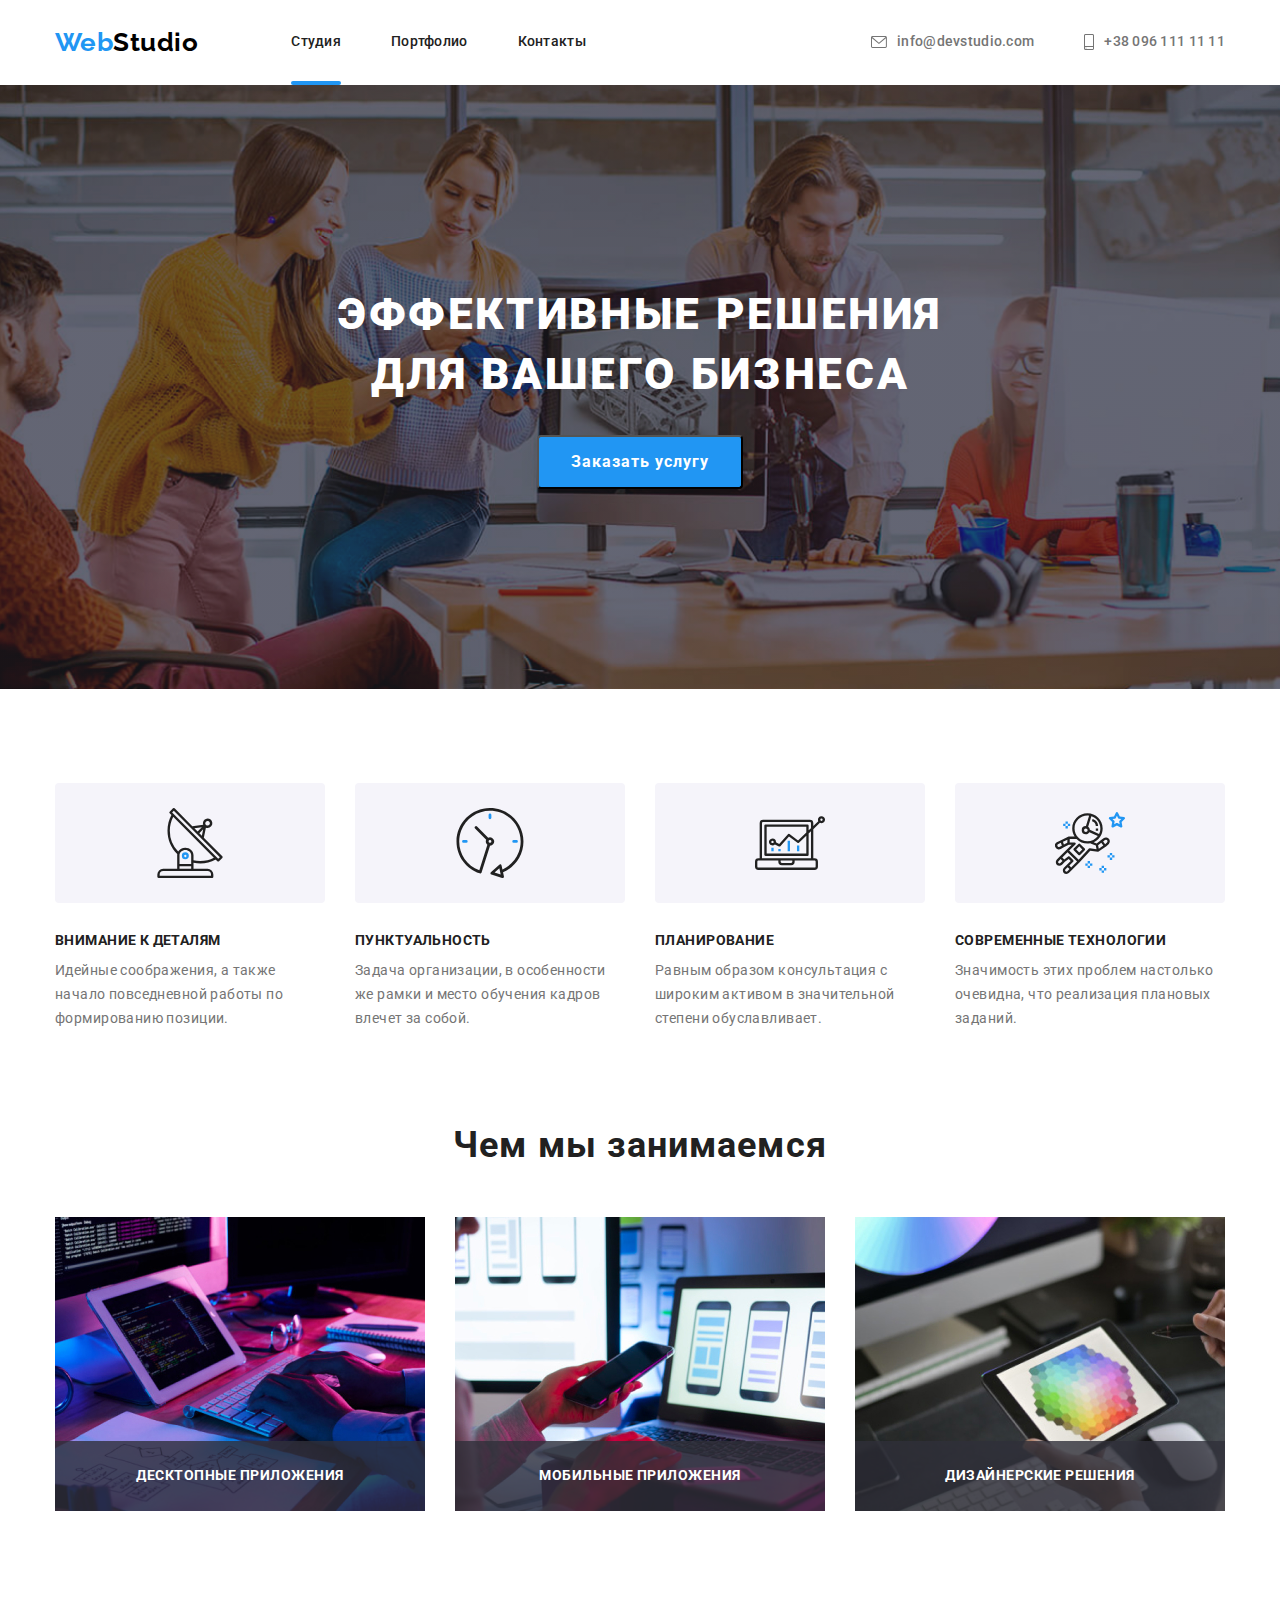
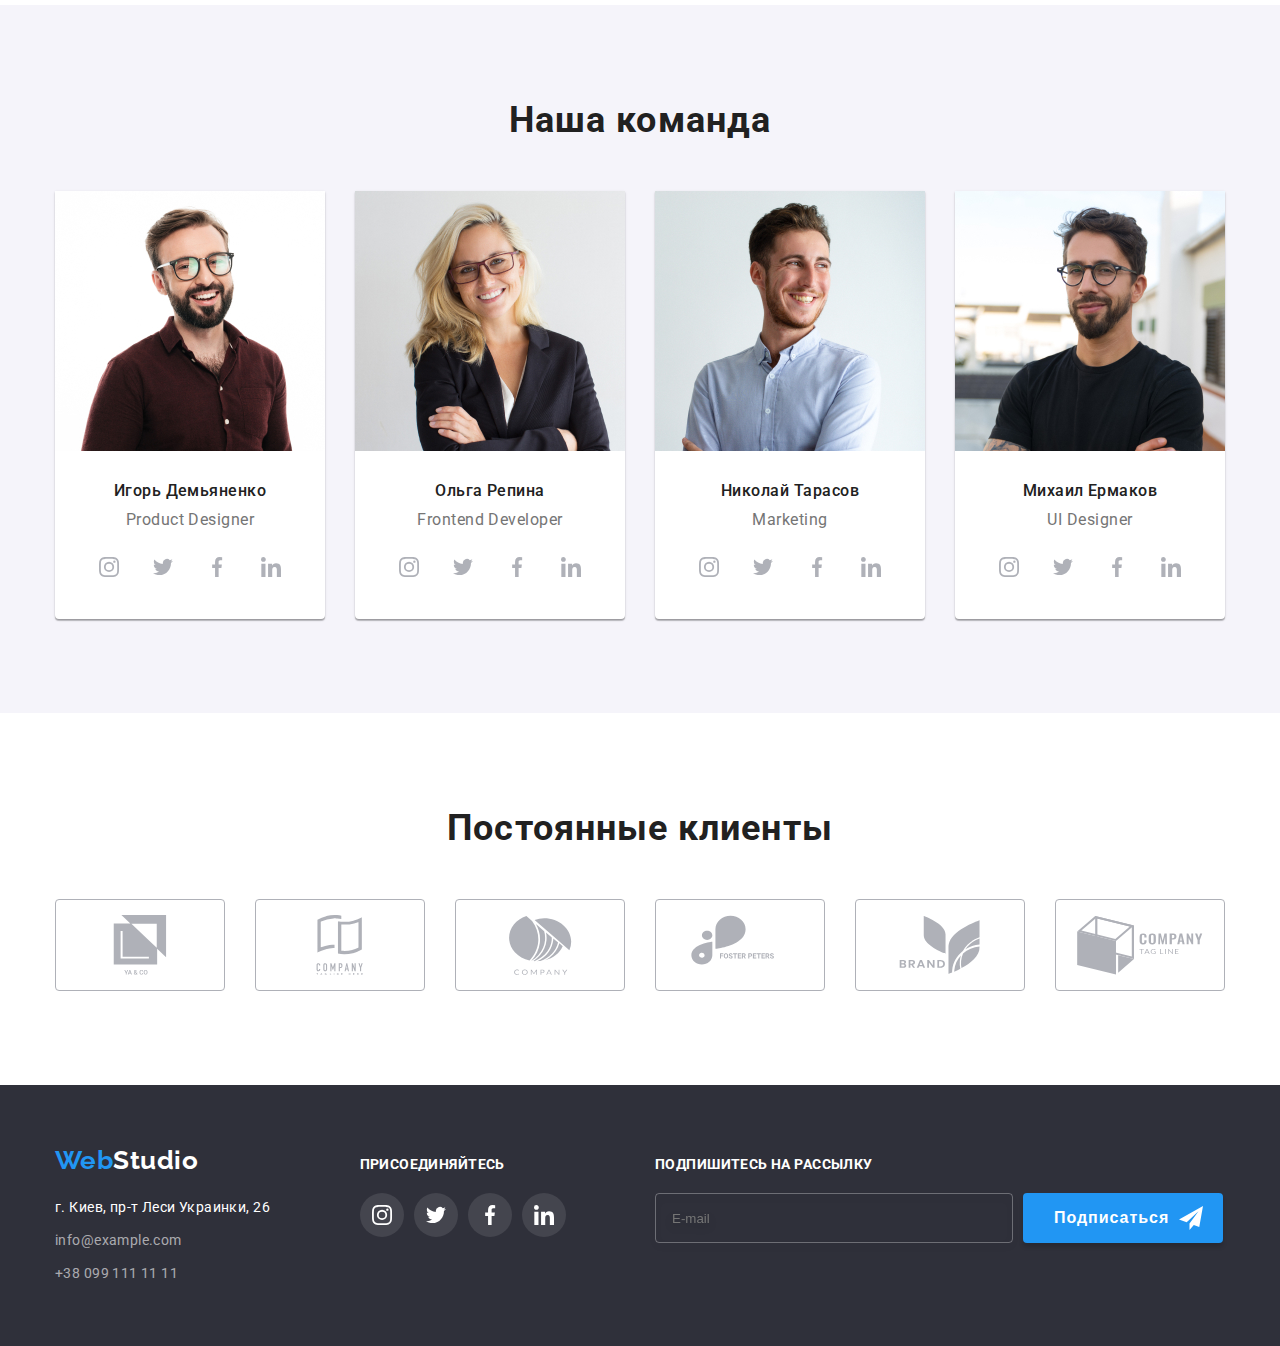
<file: index.html>
<!DOCTYPE html>
<html lang="ru">

<head>
  <meta charset="UTF-8" />
  <meta http-equiv="X-UA-Compatible" content="IE=edge" />
  <meta name="viewport" content="width=device-width, initial-scale=1.0" />
  <title>WebStudio</title>
  <link
    href="https://fonts.googleapis.com/css2?family=Oleo+Script&family=Raleway:wght@700&family=Roboto:wght@400;500;700;900&display=swap"
    rel="stylesheet" />
  <link rel="preconnect" href="https://fonts.googleapis.com" />
  <link rel="preconnect" href="https://fonts.gstatic.com" crossorigin />
  <link
    href="https://fonts.googleapis.com/css2?family=Oleo+Script&family=Raleway:wght@700&family=Roboto:wght@400;500;700;900&display=swap"
    rel="stylesheet" />
  <link rel="stylesheet" href="https://cdnjs.cloudflare.com/ajax/libs/modern-normalize/1.1.0/modern-normalize.min.css"
    integrity="sha512-wpPYUAdjBVSE4KJnH1VR1HeZfpl1ub8YT/NKx4PuQ5NmX2tKuGu6U/JRp5y+Y8XG2tV+wKQpNHVUX03MfMFn9Q=="
    crossorigin="anonymous" referrerpolicy="no-referrer" />
  <link rel="stylesheet" href="./css/main.min.css" />
</head>

<body class="page">
  <!-- ====================header=================== -->
  <header class="header">
    <div class="container">
      <nav class="header__nav">
        <a href="/" class="logo"> <span class="logo__blu">Web</span>Studio</a>
        <ul class="header__list">
          <li class="header__item">
            <a class="header__link nav studio" href="./index.html">Студия</a>
          </li>
          <li class="header__item">
            <a class="header__link nav" href="./portfolio.html">Портфолио</a>
          </li>
          <li class="header__item"><a class="header__link nav" href="">Контакты</a></li>
        </ul>
      </nav>

      <ul class="header__list header__contact">
        <li class="header__item">
          <a class="header__link" href="mailto:info@devstudio.com">
            <svg class="header__icon" width="16px" height="12px">
              <use href="./image/symbol-defs-hover.svg#icon-mail"></use>
            </svg>
            info@devstudio.com
          </a>
        </li>
        <li class="header__item">
          <a class="header__link" href="tel:+380961111111">
            <svg class="header__icon" width="10px" height="16px">
              <use href="./image/symbol-defs-hover.svg#icon-smartphone"></use>
            </svg>
            +38 096 111 11 11
          </a>
        </li>
      </ul>
      <button class="header__button" type="button" data-burger-open>
        <svg widht="40px" height="40px">
          <use href="./image/symbol-defs-hover.svg#icon-menu_40px"></use>
        </svg>
      </button>
    </div>
    </div>


    <div class="burger is-hidden" data->

      <div class="big__burger">

        <div class="burger__container">
          <button type="button" data-burger-close class="burger__close"> <svg width="40" height="40">
              <use href="./image/symbol-defs-hover.svg#icon-close_40px""></use>
        </svg></button>
        <nav class=" burger__nav">
                <ul class="burger__list">
                  <li class="burger__item"><a href="./index.html">Студия</a></li>
                  <li class="burger__item"><a href="./portfolio.html">Портфолио</a></li>
                  <li class="burger__item"><a href="">Контакты</a></li>
                </ul>
                </nav>
        </div>
        <div>
          <div class="burger__connect">
            <ul class=" list__connect">
              <li class="burger__tel"><a href="tel:+380961111111">+38 096 111 11 11</a></li>
              <li class="burger__email"><a href="mailto:info@devstudio.com">info@devstudio.com</a></li>
            </ul>
          </div>

          <div class="burger__soc">
            <ul class="burger__list-soc"><a href=""></a></ul>
            <li class="burger__icon i"><a href="">Instagram</a></li>
            <li class="burger__icon"><a href="">Twitter</a></li>
            <li class="burger__icon"><a href="">Facebook</a></li>
            <li class="burger__icon l"><a href="">LinkedIn</a></li>
          </div>
        </div>
      </div>

    </div>

  </header>

  <!-- =========================body================= -->

  <main>
    <!-- ========================= Hero ===================== -->

    <section class="hero">
      <div class="container">
        <h1 class="hero__title">ЭФФЕКТИВНЫE РЕШЕНИЯ ДЛЯ ВАШЕГО БИЗНЕСА</h1>
        <button type="button" class="hero__button" data-modal-open>Заказать услугу</button>
      </div>
    </section>

    <!-- ==========================Accent=============================== -->

    <section class="accent">
      <div class="container">
        <h2 class="visually-hidden">Скрытый заголовк</h2>

        <ul class="accent__card">
          <li class="accent__item">
            <div class="accent__box">
              <svg width="70px" height="70px">
                <use href="./image/symbol-defs.svg#icon-antenna"></use>
              </svg>
            </div>
            <div class="accent__list">
              <div class="accent__text">
                <h3 class="accent__title">Внимание к деталям</h3>
                <p class="accent__text">
                  Идейные соображения, а также начало повседневной работы по формированию позиции.
                </p>
              </div>
            </div>
          </li>
          <li class="accent__item">
            <div class="accent__box">
              <svg width="70px" height="70px">
                <use href="./image/symbol-defs.svg#icon-clock"></use>
              </svg>
            </div>
            <div class="accent__list">
              <div class="accent__text">
                <h3 class="accent__title">Пунктуальность</h3>
                <p class="accent__text">
                  Задача организации, в особенности же рамки и место обучения кадров влечет за
                  собой.
                </p>
              </div>
            </div>
          </li>
          <li class="accent__item">
            <div class="accent__box">
              <svg width="70px" height="70px">
                <use href="./image/symbol-defs.svg#icon-diagram"></use>
              </svg>
            </div>
            <div class="accent__list">
              <div class="accent__text">
                <h3 class="accent__title">Планирование</h3>
                <p class="accent__text">
                  Равным образом консультация с широким активом в значительной степени
                  обуславливает.
                </p>
              </div>
            </div>
          </li>
          <li class="accent__item">
            <div class="accent__box">
              <svg width="70px" height="70px">
                <use href="./image/symbol-defs.svg#icon-astronaut"></use>
              </svg>
            </div>
            <div class="accent__list">
              <div class="accent__text">
                <h3 class="accent__title">Современные технологии</h3>
                <p class="accent__text">
                  Значимость этих проблем настолько очевидна, что реализация плановых заданий.
                </p>
              </div>
            </div>
          </li>
        </ul>
      </div>
    </section>

    <!-- ===========================About============================= -->

    <section class="about">
      <div class="container">
        <h2 class="about__title">Чем мы занимаемся</h2>
        <ul class="about__list">
          <li class="about__item">
            <div>
              <picture>
                <source srcset="./image/work-1-370.jpg 1x, ./image/work-1-370@2x.jpg 2x" media="(min-width:1200px)">
                <img src="./image/1.jpg" alt="создание сайта" width="370" height="294" />
              </picture>
              <p class="about__text">Десктопные приложения</p>
            </div>
          </li>

          <li class="about__item">
            <div>
              <picture>
                <source srcset="./image/work-2-370.jpg 1x, ./image/work-2-370@2x.jpg 2x" media="(min-width:1200px)">
                <img src="./image/2.jpg" alt="создание мобильных приложений" width="370" height="294" />
              </picture>
              <p class="about__text">Мобильные приложения</p>
            </div>
          </li>
          <li class="about__item">
            <div>
              <picture>
                <source srcset="./image/work-3-370.jpg 1x, ./image/work-3-370@2x.jpg 2x" media="(min-width:1200px)">
                <img src="./image/3.jpg" alt="дизайн" width="370" height="294" />
              </picture>
              <p class="about__text">Дизайнерские решения</p>
            </div>
          </li>
        </ul>
      </div>
    </section>

    <!-- ============================Team============================ -->

    <section class="team">
      <div class="container">
        <h2 class="team__title-top">Наша команда</h2>
        <ul class="team__list">
          <li>
            <div class="team__card">
              <picture>
                <source srcset="./image/team-one-270.jpg 1x, ./image/team-one-270@2x.jpg 2x" media="(min-width:1200px)">
                <source srcset="./image/team-one-354.jpg 1x, ./image/team-one-354@2x.jpg 2x" media="(min-width:768px)">
                <source srcset="./image/team-one-450.jpg 1x, ./image/team-one-450@2x.jpg 2x" media="(min-width:320px)">
                <img src="./image/4.jpeg" alt="Игорь Демьяненко" />
              </picture>
              <div class="team__name">
                <h3 class="team__title">Игорь Демьяненко</h3>
                <p lang="en" class="team__text">Product Designer</p>
              </div>
              <ul class="team__social">
                <li class="team__item">
                  <a href="./portfolio.html" class="team__link">
                    <svg class="team-icon" widht="20px" height="20px">
                      <use href="./image/symbol-defs-hover.svg#icon-instagram"></use>
                    </svg>
                  </a>
                </li>
                <li class="team__item">
                  <a href="./portfolio.html" class="team__link">
                    <svg widht="20px" height="20px">
                      <use href="./image/symbol-defs-hover.svg#icon-twitter"></use>
                    </svg>
                  </a>
                </li>
                <li class="team__item">
                  <a href="./portfolio.html" class="team__link">
                    <svg widht="20px" height="20px">
                      <use href="./image/symbol-defs-hover.svg#icon-facebook"></use>
                    </svg>
                  </a>
                </li>
                <li class="team__item">
                  <a href="./portfolio.html" class="team__link">
                    <svg widht="20px" height="20px">
                      <use href="./image/symbol-defs-hover.svg#icon-linkedin"></use>
                    </svg>
                  </a>
                </li>
              </ul>
            </div>
          </li>
          <li>
            <div class="team__card">
              <picture>
                <source srcset="./image/team-two-270.jpg 1x, ./image/team-two-270@2x.jpg 2x" media="(min-width:1200px)">
                <source srcset="./image/team-two-354.jpg 1x, ./image/team-two-354@2x.jpg 2x" media="(min-width:768px)">
                <source srcset="./image/team-two-450.jpg 1x, ./image/team-two-450@2x.jpg 2x" media="(min-width:320px)">
                <img src="./image/5.jpeg" alt="Ольга Репина" />
              </picture>
              <div class="team__name">
                <h3 class="team__title">Ольга Репина</h3>
                <p lang="en" class="team__text">Frontend Developer</p>
              </div>
              <ul class="team__social">
                <li class="team__item">
                  <a href="./portfolio.html" class="team__link">
                    <svg class="team-icon" widht="20px" height="20px">
                      <use href="./image/symbol-defs-hover.svg#icon-instagram"></use>
                    </svg>
                  </a>
                </li>
                <li class="team__item">
                  <a href="./portfolio.html" class="team__link">
                    <svg widht="20px" height="20px">
                      <use href="./image/symbol-defs-hover.svg#icon-twitter"></use>
                    </svg>
                  </a>
                </li>
                <li class="team__item">
                  <a href="./portfolio.html" class="team__link">
                    <svg widht="20px" height="20px">
                      <use href="./image/symbol-defs-hover.svg#icon-facebook"></use>
                    </svg>
                  </a>
                </li>
                <li class="team__item">
                  <a href="./portfolio.html" class="team__link">
                    <svg widht="20px" height="20px">
                      <use href="./image/symbol-defs-hover.svg#icon-linkedin"></use>
                    </svg>
                  </a>
                </li>
              </ul>
            </div>
          </li>
          <li>
            <div class="team__card">
              <picture>
                <source srcset="./image/team-three-270.jpg 1x, ./image/team-three-270@2x.jpg 2x"
                  media="(min-width:1200px)">
                <source srcset="./image/team-three-354.jpg 1x, ./image/team-three-354@2x.jpg 2x"
                  media="(min-width:768px)">
                <source srcset="./image/team-three-450.jpg 1x, ./image/team-three-450@2x.jpg 2x"
                  media="(min-width:320px)">
                <img src="./image/6.jpeg" alt="Николай Тарасов" />
              </picture>
              <div class="team__name">
                <h3 class="team__title">Николай Тарасов</h3>
                <p lang="en" class="team__text">Marketing</p>
              </div>
              <ul class="team__social">
                <li class="team__item">
                  <a href="./portfolio.html" class="team__link">
                    <svg class="team-icon" widht="20px" height="20px">
                      <use href="./image/symbol-defs-hover.svg#icon-instagram"></use>
                    </svg>
                  </a>
                </li>
                <li class="team__item">
                  <a href="./portfolio.html" class="team__link">
                    <svg widht="20px" height="20px">
                      <use href="./image/symbol-defs-hover.svg#icon-twitter"></use>
                    </svg>
                  </a>
                </li>
                <li class="team__item">
                  <a href="./portfolio.html" class="team__link">
                    <svg widht="20px" height="20px">
                      <use href="./image/symbol-defs-hover.svg#icon-facebook"></use>
                    </svg>
                  </a>
                </li>
                <li class="team__item">
                  <a href="./portfolio.html" class="team__link">
                    <svg widht="20px" height="20px">
                      <use href="./image/symbol-defs-hover.svg#icon-linkedin"></use>
                    </svg>
                  </a>
                </li>
              </ul>
            </div>
          </li>

          <li>
            <div class="team__card">
              <picture>
                <source srcset="./image/team-four-270.jpg 1x, ./image/team-four-270@2x.jpg 2x"
                  media="(min-width:1200px)">
                <source srcset="./image/team-four-354.jpg 1x, ./image/team-four-354@2x.jpg 2x"
                  media="(min-width:768px)">
                <source srcset="./image/team-four-450.jpg 1x, ./image/team-four-450@2x.jpg 2x"
                  media="(min-width:320px)">
                <img src="./image/7.jpeg" alt="Михаил Ермаков" />
              </picture>
              <div class="team__name">
                <h3 class="team__title">Михаил Ермаков</h3>
                <p lang="en" class="team__text">UI Designer</p>
              </div>
              <ul class="team__social">
                <li class="team__item">
                  <a href="./portfolio.html" class="team__link">
                    <svg class="team-icon" widht="20px" height="20px">
                      <use href="./image/symbol-defs-hover.svg#icon-instagram"></use>
                    </svg>
                  </a>
                </li>
                <li class="team__item">
                  <a href="./portfolio.html" class="team__link">
                    <svg widht="20px" height="20px">
                      <use href="./image/symbol-defs-hover.svg#icon-twitter"></use>
                    </svg>
                  </a>
                </li>
                <li class="team__item">
                  <a href="./portfolio.html" class="team__link">
                    <svg widht="20px" height="20px">
                      <use href="./image/symbol-defs-hover.svg#icon-facebook"></use>
                    </svg>
                  </a>
                </li>
                <li class="team__item">
                  <a href="./portfolio.html" class="team__link">
                    <svg widht="20px" height="20px">
                      <use href="./image/symbol-defs-hover.svg#icon-linkedin"></use>
                    </svg>
                  </a>
                </li>
              </ul>
            </div>
          </li>
        </ul>
      </div>
    </section>

    <!-- =======================KLIENT======================= -->
    <section class="klient">
      <div class="container">
        <h1 class="visually-hidden">Odessa</h1>
        <h2 class="klient__title">Постоянные клиенты</h2>
        <div class="klient__compani">
          <ul class="klient__list">
            <li class="klient-item">
              <a class="klient__link" href="/index.html">
                <div class="klient__cart">
                  <svg class="klient__icon">
                    <use href="./image/symbol-defs-hover.svg#icon-company1"></use>
                  </svg>
                </div>
              </a>
            </li>
            <li class="klient-item">
              <a class="klient__link" href="/index.html">
                <div class="klient__cart">
                  <svg class="klient__icon">
                    <use href="./image/symbol-defs-hover.svg#icon-company2"></use>
                  </svg>
                </div>
              </a>
            </li>
            <li class="klient-item">
              <a class="klient__link" href="/index.html">
                <div class="klient__cart">
                  <svg class="klient__icon">
                    <use href="./image/symbol-defs-hover.svg#icon-company3"></use>
                  </svg>
                </div>
              </a>
            </li>
            <li class="klient-item">
              <a class="klient__link" href="/index.html">
                <div class="klient__cart">
                  <svg class="klient__icon">
                    <use href="./image/symbol-defs-hover.svg#icon-company4"></use>
                  </svg>
                </div>
              </a>
            </li>
            <li class="klient-item">
              <a class="klient__link" href="/index.html">
                <div class="klient__cart">
                  <svg class="klient__icon">
                    <use href="./image/symbol-defs-hover.svg#icon-company5"></use>
                  </svg>
                </div>
              </a>
            </li>
            <li class="klient-item">
              <a class="klient__link" href="/index.html">
                <div class="klient__cart">
                  <svg class="klient__icon">
                    <use href="./image/symbol-defs-hover.svg#icon-company6"></use>
                  </svg>
                </div>
              </a>
            </li>
          </ul>
        </div>
      </div>
    </section>
  </main>

  <!-- ===========================footer===================== -->

  <footer>
    <section class="footer">
      <div class="container">
        <div>
          <a href="#" class="logo logo__footer">
            <span class="logo__blu">Web</span><span class="logo__white">Studio</span></a>
          <address>
            <div class="footer__adress">
              <ul class="footer_list">
                <li class="footer__item">
                  <a class="footer__link map" href="https://goo.gl/maps/8XeGV7SfHETVNLHK6">
                    г. Киев, пр-т Леси Украинки, 26</a>
                </li>
                <li class="footer__item">
                  <a class="footer__link contact" href="mailto:info@example.com">info@example.com</a>
                </li>
                <li class="footer__item">
                  <a class="footer__link contact" href="tel:+380991111111">+38 099 111 11 11</a>
                </li>
              </ul>
            </div>
          </address>
        </div>

        <div class="footer__social">
          <h3 class="footer__title">присоединяйтесь</h3>
          <ul class="footer__list">
            <li class="footer__item">
              <a class="footer__link icon" href="#">
                <svg widht="20px" height="20px">
                  <use href="./image/symbol-defs-hover.svg#icon-instagram"></use>
                </svg>
              </a>
            </li>
            <li class="footer__item">
              <a class="footer__link icon" href="#">
                <svg widht="20px" height="20px">
                  <use href="./image/symbol-defs-hover.svg#icon-twitter"></use>
                </svg>
              </a>
            </li>
            <li class="footer__item">
              <a class="footer__link icon" href="#">
                <svg widht="20px" height="20px">
                  <use href="./image/symbol-defs-hover.svg#icon-facebook"></use>
                </svg>
              </a>
            </li>
            <li class="footer__item">
              <a class="footer__link icon" href="#">
                <svg widht="20px" height="20px">
                  <use href="./image/symbol-defs-hover.svg#icon-linkedin"></use>
                </svg>
              </a>
            </li>
          </ul>
        </div>
        <div class="footer__online">
          <h2 class="footer__title">Подпишитесь на рассылку</h2>
          <!-- <div class="footer__send"> -->
          <label for="mail" class="footer__label"></label>
          <input type="mailto" name="mail" id="mail-f" class="footer__input" placeholder="E-mail" />
          <button class="footer__bt">
            Подписаться
            <svg class="footer__icon" width="24px" height="24px">
              <use href="./image/symbol-defs-hover.svg#icon-send"></use>
            </svg>
          </button>
          <!-- </div> -->
        </div>
      </div>
    </section>
  </footer>

  <!-- ====================== modal ==================== -->

  <div class="backdrop is-hidden" data-modal>
    <div class="modal">
      <button class="modal__button" type="button" data-modal-close>
        <svg class="close" width="18px" height="18px">
          <use href="./image/symbol-defs-hover.svg#icon-close-black"></use>
        </svg>
      </button>
      <p class="modal__titl">Оставьте свои данные, мы вам перезвоним</p>
      <form action="">
        <div class="modal__field">
          <label for="name" class="modal__label"> <span class="modal__text">Имя</span></label>
          <div class="modal__wrap">
            <input type="text" name="name" id="name" class="modal__input" required />
            <svg width="18px" height="18px" class="modal__icon">
              <use href="./image/symbol-defs-hover.svg#icon-person"></use>
            </svg>
          </div>
        </div>
        <div class="modal__field">
          <label for="tel" class="modal__label"><span class="modal__text">Телефон</span></label>
          <div class="modal__wrap">
            <input type="tel" name="tel" id="tel" class="modal__input" value="+380" />
            <svg width="18px" height="18px" class="modal__icon">
              <use href="./image/symbol-defs-hover.svg#icon-phone"></use>
            </svg>
          </div>
        </div>
        <div class="modal__field">
          <label for="mail" class="modal__label"><span class="modal__text">Почта</span></label>
          <div class="modal__wrap">
            <input type="email" name="mail" id="mail" class="modal__input" />
            <svg width="18px" height="18px" class="modal__icon">
              <use href="./image/symbol-defs-hover.svg#icon-email-black"></use>
            </svg>
          </div>
        </div>
        <div class="modal__field">
          <label for="koment" class="modal__koment"><span class="modal__text">Комментарий</span></label>
          <textarea name="koment" id="koment" placeholder="Введите текст" class="modal__koment-text"></textarea>
        </div>
        <div class="modal__field">
          <input type="checkbox" class="modal__checkbox visually-hidden" name="privasy" value="try" id="privasy">
          <label for="privasy" class="modal__check">Соглашаюсь с рассылкой и принимаю &nbsp
            <a href="#">Условия договора</a></label>
        </div>

        <butto type="submit" class="modal__bt">Отправить</button>

      </form>

    </div>
  </div>
  <!-- <script src="./js/modal.js"></script> -->
  <script src="./js/main.js"></script>
  <script src="./js/menu.js"></script>

</body>

</html>
</file>
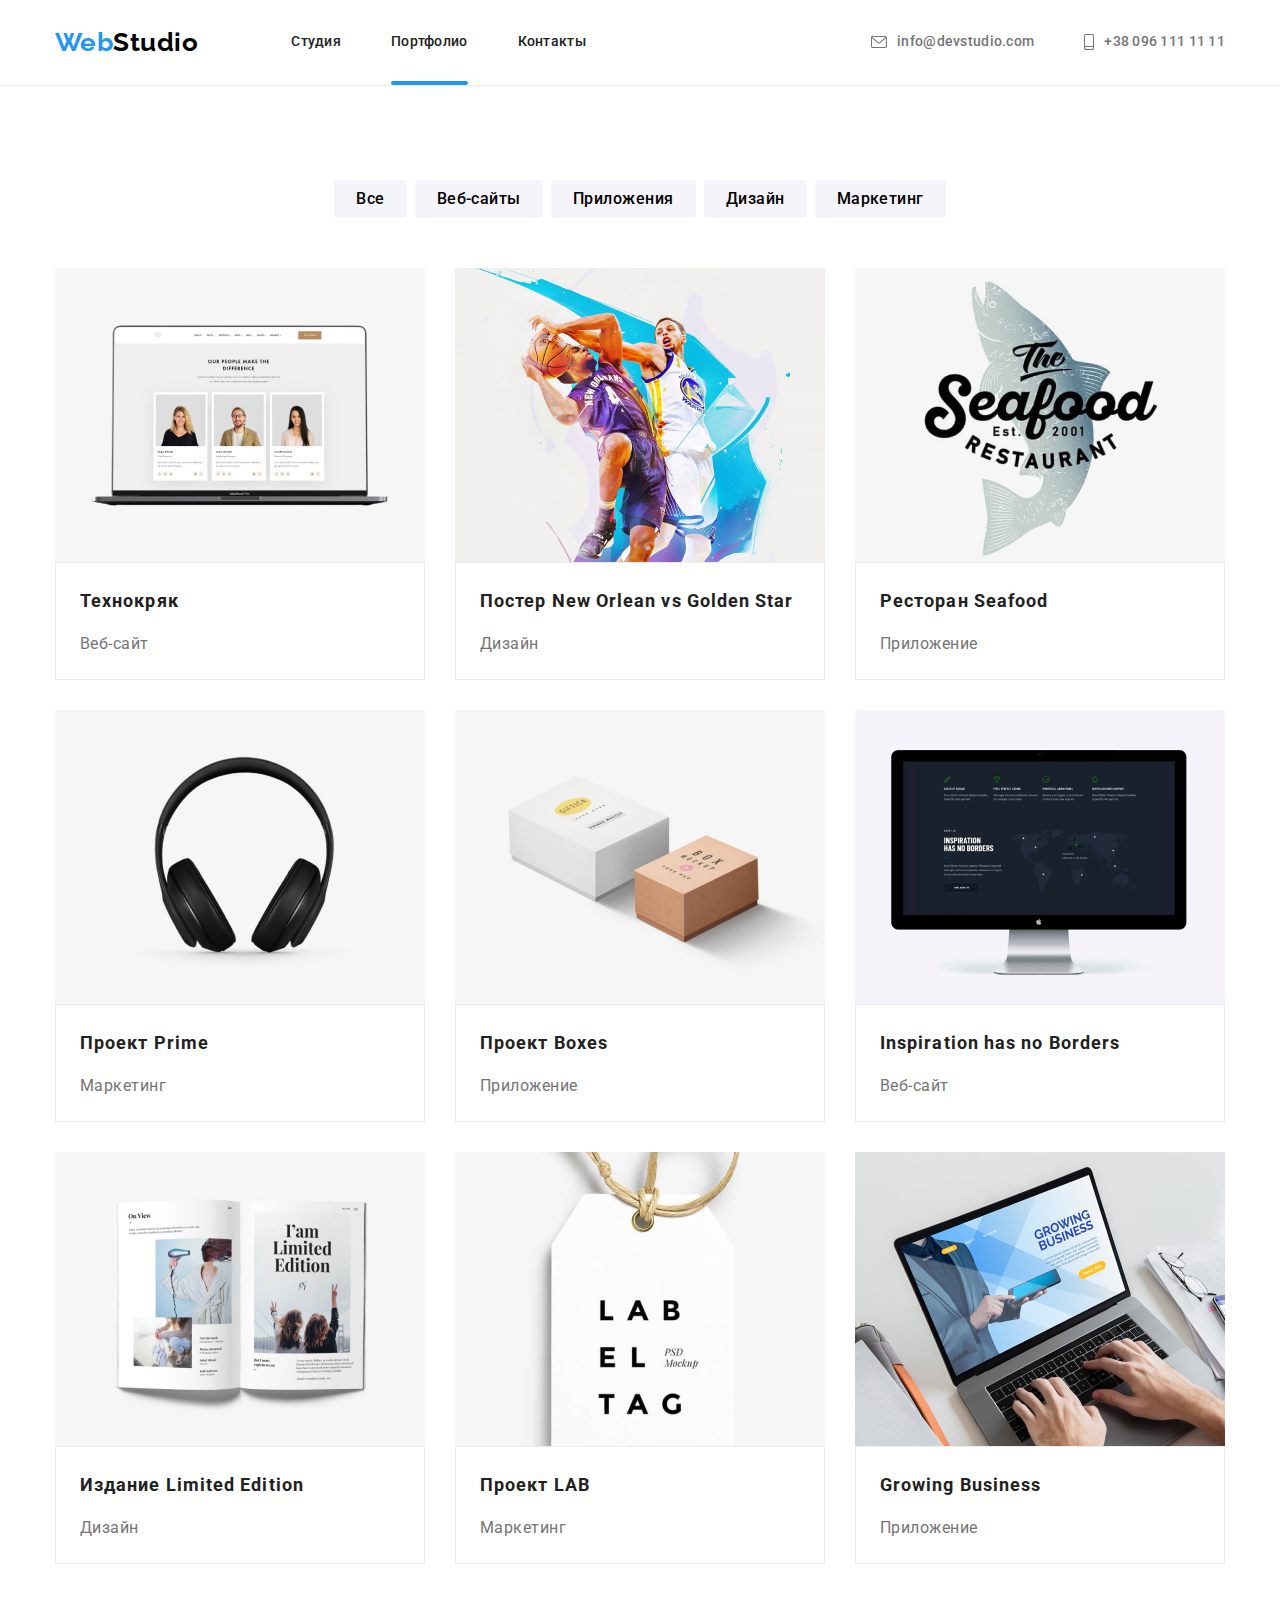
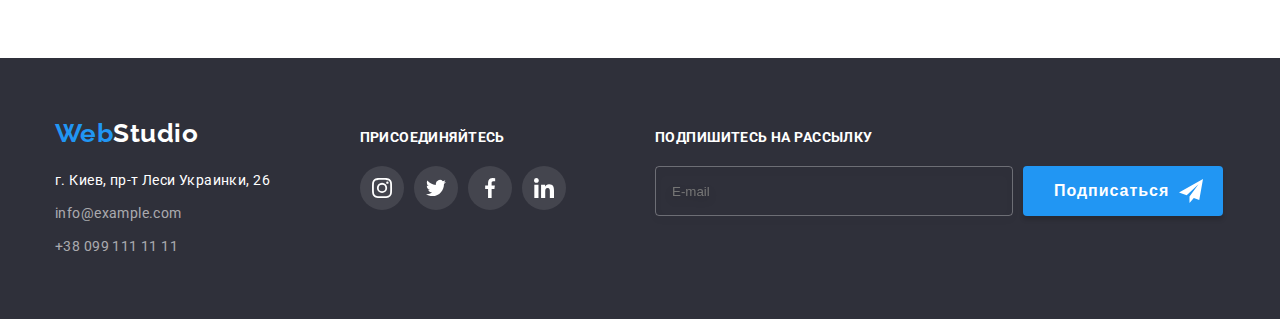
<file: portfolio.html>
<!DOCTYPE html>
<html lang="ru">
  <head>
    <meta charset="UTF-8" />
    <meta http-equiv="X-UA-Compatible" content="IE=edge" />
    <meta name="viewport" content="width=device-width, initial-scale=1.0" />
    <title>Portfolio</title>
    <link
      href="https://fonts.googleapis.com/css2?family=Oleo+Script&family=Raleway:wght@700&family=Roboto:wght@400;500;700;900&display=swap"
      rel="stylesheet"
    />
    <link
      rel="stylesheet"
      href="https://cdnjs.cloudflare.com/ajax/libs/modern-normalize/1.1.0/modern-normalize.min.css"
      integrity="sha512-wpPYUAdjBVSE4KJnH1VR1HeZfpl1ub8YT/NKx4PuQ5NmX2tKuGu6U/JRp5y+Y8XG2tV+wKQpNHVUX03MfMFn9Q=="
      crossorigin="anonymous"
      referrerpolicy="no-referrer"
    />
    <link rel="stylesheet" href="./css/main.min.css" />
  </head>

  <body class="page">
    <!--header-->

    <header class="header portfolio-page">
      <div class="container">
        <nav class="header__nav">
          <a href="/" class="logo"> <span class="logo__blu">Web</span>Studio</a>
          <ul class="header__list">
            <li class="header__item">
              <a class="header__link nav " href="./index.html">Студия</a>
            </li>
            <li class="header__item">
              <a class="header__link nav portfolio" href="./portfolio.html">Портфолио</a>
            </li>
            <li class="header__item"><a class="header__link nav" href="">Контакты</a></li>
          </ul>
        </nav>
    
        <ul class="header__list header__contact">
          <li class="header__item">
            <a class="header__link" href="mailto:info@devstudio.com">
              <svg class="header__icon" width="16px" height="12px">
                <use href="./image/symbol-defs-hover.svg#icon-mail"></use>
              </svg>
              info@devstudio.com
            </a>
          </li>
          <li class="header__item">
            <a class="header__link" href="tel:+380961111111">
              <svg class="header__icon" width="10px" height="16px">
                <use href="./image/symbol-defs-hover.svg#icon-smartphone"></use>
              </svg>
              +38 096 111 11 11
            </a>
          </li>
        </ul>
        <button class="header__button" type="button" data-burger-open>
          <svg widht="40px" height="40px">
            <use href="./image/symbol-defs-hover.svg#icon-menu_40px"></use>
          </svg>
        </button>
      </div>
      </div>
    
    
      <div class="burger is-hidden" data->
    
        <div class="big__burger">
    
          <div class="burger__container">
            <button type="button" data-burger-close class="burger__close"> <svg width="40" height="40">
                <use href="./image/symbol-defs-hover.svg#icon-close_40px""></use>
            </svg></button>
            <nav class=" burger__nav">
                  <ul class="burger__list">
                    <li class="burger__item"><a href="./index.html">Студия</a></li>
                    <li class="burger__item"><a href="./portfolio.html">Портфолио</a></li>
                    <li class="burger__item"><a href="">Контакты</a></li>
                  </ul>
                  </nav>
          </div>
          <div>
            <div class="burger__connect">
              <ul class=" list__connect">
                <li class="burger__tel"><a href="tel:+380961111111">+38 096 111 11 11</a></li>
                <li class="burger__email"><a href="mailto:info@devstudio.com">info@devstudio.com</a></li>
              </ul>
            </div>
    
            <div class="burger__soc">
              <ul class="burger__list-soc"><a href=""></a></ul>
              <li class="burger__icon i"><a href="">Instagram</a></li>
              <li class="burger__icon"><a href="">Twitter</a></li>
              <li class="burger__icon"><a href="">Facebook</a></li>
              <li class="burger__icon l"><a href="">LinkedIn</a></li>
            </div>
          </div>
        </div>
    
      </div>
    
    </header>
    <!--body-->

    <main>
      <section class="portfolio">
        <div class="container">
          <h1 class="visually-hidden">Фильтр</h1>
          <ul class="portfolio__list">
            <li><button type="button" class="portfolio__button">Все</button></li>
            <li><button type="button" class="portfolio__button">Веб-сайты</button></li>
            <li><button type="button" class="portfolio__button">Приложения</button></li>
            <li><button type="button" class="portfolio__button">Дизайн</button></li>
            <li><button type="button" class="portfolio__button">Маркетинг</button></li>
          </ul>
          

          <div class="job">
            <h2 class="visually-hidden">work</h2>
            <ul class="job__list">
              <li class="job__item">
                <div class="job__card">
                  <span class="job__img">
                    <picture>
                      <source srcset="./image/portfolio-one-370.jpg 1x, ./image/portfolio-one-370@2x.jpg 2x" media="(min-width:1200px)">
                      <source srcset="./image/portfolio-one-354.jpg 1x, ./image/portfolio-one-354@2x.jpg 2x" media="(min-width:768px)">
                      <source srcset="./image/portfolio-one-450.jpg 1x, ./image/portfolio-one-450@2x.jpg 2x" media="(min-width:320px)">
                      <img src="./image/8.jpg" alt="Технокряк" width="" height="" />
                   
                    </picture>
                    <p class="job__popup">
                      Ресурс предлагает комплексные предложения с разным уровнем функционала и
                      сервисов. Все это позволит посетителю получить исчерпывающие сведения о
                      компании или частном лице.
                    </p>
                  </span>
                  <div class="job__name">
                    <h3 class="job__title">Технокряк</h3>
                    <p class="job__text">Веб-сайт</p>
                  </div>
                </div>
              </li>
              <li class="job__item">
                <div class="job__card">
                  <span class="job__img">
                    <picture>
                      <source srcset="./image/portfolio-two-370.jpg 1x, ./image/portfolio-two-370@2x.jpg 2x" media="(min-width:1200px)">
                      <source srcset="./image/portfolio-two-354.jpg 1x, ./image/portfolio-two-354@2x.jpg 2x" media="(min-width:768px)">
                      <source srcset="./image/portfolio-two-450.jpg 1x, ./image/portfolio-two-450@2x.jpg 2x" media="(min-width:320px)">
                      <img class="job__img" src="./image/9.jpeg" alt="Постер New Orlean vs Golden Star" width="" height=""/>
                      </picture>
                    
                    <p class="job__popup">
                      Ресурс предлагает комплексные предложения с разным уровнем функционала и
                      сервисов. Все это позволит посетителю получить исчерпывающие сведения о
                      компании или частном лице.
                    </p></span
                  >
                  <div class="job__name">
                    <h3 class="job__title">Постер New Orlean vs Golden Star</h3>
                    <p class="job__text">Дизайн</p>
                  </div>
                </div>
              </li>
              <li class="job__item">
                <div class="job__card">
                  <span class="job__img"                    >
                  <picture>
                  <source srcset="./image/portfolio-three-370.jpg 1x, ./image/portfolio-three-370@2x.jpg 2x" media="(min-width:1200px)">
                  <source srcset="./image/portfolio-three-354.jpg 1x, ./image/portfolio-three-354@2x.jpg 2x" media="(min-width:768px)">
                  <source srcset="./image/portfolio-three-450.jpg 1x, ./image/portfolio-three-450@2x.jpg 2x" media="(min-width:320px)">
                  <img class="job__img" src="./image/10.jpg" alt="Ресторан Seafood" />
                                      
                </picture>
                    <p class="job__popup">
                      Ресурс предлагает комплексные предложения с разным уровнем функционала и
                      сервисов. Все это позволит посетителю получить исчерпывающие сведения о
                      компании или частном лице.
                    </p></span
                  >

                  <div class="job__name">
                    <h3 class="job__title">Ресторан Seafood</h3>
                    <p class="job__text">Приложение</p>
                  </div>
                </div>
              </li>
              <li class="job__item">
                <div class="job__card">
                  <span class="job__img">
                    <picture>
                      <source srcset="./image/portfolio-four-370.jpg 1x, ./image/portfolio-four-370@2x.jpg 2x" media="(min-width:1200px)">
                      <source srcset="./image/portfolio-four-354.jpg 1x, ./image/portfolio-four-354@2x.jpg 2x" media="(min-width:768px)">
                      <source srcset="./image/portfolio-four-450.jpg 1x, ./image/portfolio-four-450@2x.jpg 2x" media="(min-width:320px)">
                      <img class="job__img" src="./image/11.jpg" alt="Проект Prime" />
                    
                    </picture>

                    <p class="job__popup">
                      Ресурс предлагает комплексные предложения с разным уровнем функционала и
                      сервисов. Все это позволит посетителю получить исчерпывающие сведения о
                      компании или частном лице.
                    </p></span
                  >

                  <div class="job__name">
                    <h3 class="job__title">Проект Prime</h3>
                    <p class="job__text">Маркетинг</p>
                  </div>
                </div>
              </li>
              <li>
                <div class="job__card">
                  <span class="job__img">
                    <picture>
                      <source srcset="./image/portfolio-five-370.jpg 1x, ./image/portfolio-five-370@2x.jpg 2x" media="(min-width:1200px)">
                      <source srcset="./image/portfolio-five-354.jpg 1x, ./image/portfolio-five-354@2x.jpg 2x" media="(min-width:768px)">
                      <source srcset="./image/portfolio-five-450.jpg 1x, ./image/portfolio-five-450@2x.jpg 2x" media="(min-width:320px)">
                      <img class="job__img" src="./image/12.jpg" alt="Проект Boxes" />
                    
                    </picture>
                    <p class="job__popup">
                      Ресурс предлагает комплексные предложения с разным уровнем функционала и
                      сервисов. Все это позволит посетителю получить исчерпывающие сведения о
                      компании или частном лице.
                    </p></span
                  >

                  <div class="job__name">
                    <h3 class="job__title">Проект Boxes</h3>
                    <p class="job__text">Приложение</p>
                  </div>
                </div>
              </li>
              <li class="job__item">
                <div class="job__card">
                  <span class="job__img">
                    <picture>
                      <source srcset="./image/portfolio-six-370.jpg 1x, ./image/portfolio-six-370@2x.jpg 2x" media="(min-width:1200px)">
                      <source srcset="./image/portfolio-six-354.jpg 1x, ./image/portfolio-six-354@2x.jpg 2x" media="(min-width:768px)">
                      <source srcset="./image/portfolio-six-450.jpg 1x, ./image/portfolio-six-450@2x.jpg 2x" media="(min-width:320px)">
                      <img class="job__img" src="./image/13.jpg" alt="Inspiration has no Borders" />
                    
                    </picture>
                    <p class="job__popup">
                      Ресурс предлагает комплексные предложения с разным уровнем функционала и
                      сервисов. Все это позволит посетителю получить исчерпывающие сведения о
                      компании или частном лице.
                    </p></span
                  >

                  <div class="job__name">
                    <h3 class="job__title">Inspiration has no Borders</h3>
                    <p class="job__text">Веб-сайт</p>
                  </div>
                </div>
              </li>
              <li class="job__item">
                <div class="job__card">
                  <span class="job__img"> 
                    <picture>
                      <source srcset="./image/portfolio-seven-370.jpg 1x, ./image/portfolio-seven-370@2x.jpg 2x" media="(min-width:1200px)">
                      <source srcset="./image/portfolio-seven-354.jpg 1x, ./image/portfolio-seven-354@2x.jpg 2x" media="(min-width:768px)">
                      <source srcset="./image/portfolio-seven-450.jpg 1x, ./image/portfolio-seven-450@2x.jpg 2x" media="(min-width:320px)">
                    
                      <img class="job__img" src="./image/14.jpg" alt="Издание Limited Edition" />
                    </picture>
                    <p class="job__popup">
                      Ресурс предлагает комплексные предложения с разным уровнем функционала и
                      сервисов. Все это позволит посетителю получить исчерпывающие сведения о
                      компании или частном лице.
                    </p></span
                  >

                  <div class="job__name">
                    <h3 class="job__title">Издание Limited Edition</h3>
                    <p class="job__text">Дизайн</p>
                  </div>
                </div>
              </li>
              <li class="job__item">
                <div class="job__card">
                  <span class="job__img">
                    <picture>
                      <source srcset="./image/portfolio-eight-370.jpg 1x, ./image/portfolio-eight-370@2x.jpg 2x" media="(min-width:1200px)">
                      <source srcset="./image/portfolio-eight-354.jpg 1x, ./image/portfolio-eight-354@2x.jpg 2x" media="(min-width:768px)">
                      <source srcset="./image/portfolio-eight-450.jpg 1x, ./image/portfolio-eight-450@2x.jpg 2x" media="(min-width:320px)">
                      
                      <img class="job__img" src="./image/15.jpg" alt="Проект LAB"/>
                    </picture>
                    <p class="job__popup">
                      Ресурс предлагает комплексные предложения с разным уровнем функционала и
                      сервисов. Все это позволит посетителю получить исчерпывающие сведения о
                      компании или частном лице.
                    </p></span
                  >

                  <div class="job__name">
                    <h3 class="job__title">Проект LAB</h3>
                    <p class="job__text">Маркетинг</p>
                  </div>
                </div>
              </li>
              <li class="job__item">
                <div class="job__card">
                  <span class="job__img">
                    <picture>
                      <source srcset="./image/portfolio-nine-370.jpg 1x, ./image/portfolio-nine-370@2x.jpg 2x" media="(min-width:1200px)">
                      <source srcset="./image/portfolio-nine-354.jpg 1x, ./image/portfolio-nine-354@2x.jpg 2x" media="(min-width:768px)">
                      <source srcset="./image/portfolio-nine-450.jpg 1x, ./image/portfolio-nine-450@2x.jpg 2x" media="(min-width:320px)">
                      <img class="job__img" src="./image/16.jpg" alt="Growing Business" />
                    
                    </picture>
                    <p class="job__popup">
                      Ресурс предлагает комплексные предложения с разным уровнем функционала и
                      сервисов. Все это позволит посетителю получить исчерпывающие сведения о
                      компании или частном лице.
                    </p></span
                  >

                  <div class="job__name">
                    <h3 class="job__title">Growing Business</h3>
                    <p class="job__text">Приложение</p>
                  </div>
                </div>
              </li>
            </ul>
          </div>
        </div>
      </section>
    </main>

    <!--footer-->

    <footer>
      <section class="footer">
        <div class="container">
          <div>
            <a href="#" class="logo logo__footer">
              <span class="logo__blu">Web</span><span class="logo__white">Studio</span></a
            >
            <address>
              <div class="footer__adress">
                <ul class="footer_list">
                  <li class="footer__item">
                    <a class="footer__link map" href="https://goo.gl/maps/8XeGV7SfHETVNLHK6">
                      г. Киев, пр-т Леси Украинки, 26</a
                    >
                  </li>
                  <li class="footer__item">
                    <a class="footer__link contact" href="mailto:info@example.com"
                      >info@example.com</a
                    >
                  </li>
                  <li class="footer__item">
                    <a class="footer__link contact" href="tel:+380991111111">+38 099 111 11 11</a>
                  </li>
                </ul>
              </div>
            </address>
          </div>

          <div class="footer__social">
            <h3 class="footer__title">присоединяйтесь</h3>
            <ul class="footer__list">
              <li class="footer__item">
                <a class="footer__link icon" href="#">
                  <svg widht="20px" height="20px">
                    <use href="./image/symbol-defs-hover.svg#icon-instagram"></use>
                  </svg>
                </a>
              </li>
              <li class="footer__item">
                <a class="footer__link icon" href="#">
                  <svg widht="20px" height="20px">
                    <use href="./image/symbol-defs-hover.svg#icon-twitter"></use>
                  </svg>
                </a>
              </li>
              <li class="footer__item">
                <a class="footer__link icon" href="#">
                  <svg widht="20px" height="20px">
                    <use href="./image/symbol-defs-hover.svg#icon-facebook"></use>
                  </svg>
                </a>
              </li>
              <li class="footer__item">
                <a class="footer__link icon" href="#">
                  <svg widht="20px" height="20px">
                    <use href="./image/symbol-defs-hover.svg#icon-linkedin"></use>
                  </svg>
                </a>
              </li>
            </ul>
          </div>
          <div class="footer__online">
            <h2 class="footer__title">Подпишитесь на рассылку</h2>
            <!-- <div class="footer__send"> -->
            <label for="mail" class="footer__label"></label>
            <input
              type="mailto"
              name="mail"
              id="mail-f"
              class="footer__input"
              placeholder="E-mail"
            />
            <button class="footer__bt">
              Подписаться
              <svg class="footer__icon" width="24px" height="24px">
                <use href="./image/symbol-defs-hover.svg#icon-send"></use>
              </svg>
            </button>
            <!-- </div> -->
          </div>
        </div>
      </section>
    </footer>

    <script src="./js/menu.js"></script>

  </body>
</html>
</file>
<file: css/main.min.css>
:root{--primary-text-color: #757575;--title-text-color: #212121;--accent-text-color: #2196f3;--box-sizing: 1200px}.page{background:#fff;color:var(--primary-text-color);font-family:roboto,sans-serif;letter-spacing:.03em}.visually-hidden{position:absolute;width:1px;height:1px;margin:-1px;border:0;padding:0;white-space:nowrap;clip-path:inset(100%);clip:rect(0 0 0 0);overflow:hidden}.is-hidden{visibility:hidden;opacity:0;pointer-events:none}*,*::before,*::after{box-sizing:border-box;margin:0px}img{display:block;height:auto;max-width:100%}ul{list-style:none;padding:0px;margin:0px}h1,h2,h3,h4,h5,h6,p,ul,ol{box-sizing:border-box}a{text-decoration:none;color:currentColor}button{cursor:pointer}address{text-decoration:none}.container{width:480px;margin-left:auto;margin-right:auto;padding-left:15px;padding-right:15px;max-width:100%}@media screen and (min-width: 768px){.container{width:768px}}@media screen and (min-width: 1200px){.container{width:1200px}}.logo{font-family:"Raleway";color:#000;font-size:26px;line-height:1.2;font-weight:700;text-decoration:none;margin-right:93px}.logo__blu{color:var(--accent-text-color)}.logo__white{color:#fff}.logo__footer{display:inline-block;padding-left:0px;margin:0px;margin-bottom:20px}.burger{position:fixed;background-color:#fff;margin:0;width:100vw;height:100vh;z-index:1;top:0;padding-left:40px;padding-right:15px;margin-left:auto;margin-right:auto}.burger>.big__burger{display:flex;flex-direction:column;justify-content:space-between;height:100%;overflow:auto}.burger__container{display:block;position:relative;max-width:480px;padding:0}.burger__close{display:block;position:absolute;width:40px;height:40px;background-color:rgba(0,0,0,0);padding:0;border:none;bottom:0px;right:0;top:10px}.burger__close:hover svg,.burger__close svg:focus{fill:#2196f3}.burger__nav{padding-top:48px;text-decoration:none}.burger__item{padding-bottom:32px;font-weight:500;font-size:40px;line-height:1.17;letter-spacing:.02em;color:#000}.burger__item:hover a,.burger__tel:hover a,.burger__email:hover a{color:#2196f3}.burger__item a:focus,.burger__tel a:focus,.burger__email a:focus{color:#2196f3}.list__connect{list-style:none;text-decoration:none;line-height:1.17;letter-spacing:.02em;color:#757575;font-weight:500;text-decoration:none}.list__connect .burger__tel{font-size:34px;margin-top:20px}.list__connect .burger__email{font-size:24px;padding-top:32px;margin-bottom:64px}.burger__soc{display:flex;list-style:none;padding:0px;margin:0px;text-decoration:none;font-weight:500;font-size:18px;line-height:1.22;letter-spacing:.02em;color:#2196f3;margin-bottom:48px}.burger__icon{border-right:#757575 1px solid;padding-right:10px;padding-left:10px}.burger__icon.i{padding-left:0}.burger__icon.l{border-right:none}.header .container{box-sizing:border-box;display:flex;align-items:center;margin:auto;justify-content:space-between;padding-top:10px;padding-bottom:10px}@media screen and (min-width: 1200px){.header .container{width:1200px}}.header__nav{display:flex;align-items:center;margin-left:0px}.header__list{display:flex;flex-direction:row;gap:50px;margin-left:auto;align-items:center}@media screen and (max-width: 767.5px){.header__list{display:none}}@media screen and (min-width: 768px){.header__contact{display:flex;flex-direction:column;gap:10px;align-items:flex-start}}@media screen and (min-width: 1200px){.header__contact{flex-direction:row;gap:50px;margin-left:auto;align-items:center}}.header__button{display:flex;width:40px;height:40px;margin:0;padding:0;border:none;background-color:rgba(0,0,0,0)}@media screen and (min-width: 768px){.header__button{display:none}}.header__button svg:hover,.header__button:focus svg{fill:#2196f3}.header__item .nav{color:var(--title-text-color);font-size:14px;letter-spacing:.02em;font-weight:500;font-size:14px;line-height:1.14;transition-property:color;transition-duration:250ms;transition-timing-function:cubic-bezier(0.4, 0, 0.2, 1);padding-top:24px;padding-bottom:25px;position:relative}.header__link{color:var(--primary-text-color);font-weight:500;font-size:14px;line-height:1.14;letter-spacing:.02em;text-decoration:none;margin:0;display:flex;align-items:center;justify-content:space-between;transition-property:color;transition-duration:250ms;transition-timing-function:cubic-bezier(0.4, 0, 0.2, 1)}.header__icon{display:block;padding:0;border:0;margin-right:10px;fill:var(--primary-text-color);transition-property:fill;transition-duration:250ms;transition-timing-function:cubic-bezier(0.4, 0, 0.2, 1)}.header .studio::after,.header .portfolio::after{content:"";position:absolute;width:100%;height:4px;background:#2196f3;border-radius:2px;bottom:0;left:0%;transform:translateY(10px)}.header__link:hover .header__icon,.header__link:focus .header__icon{fill:var(--accent-text-color)}.header__link:hover,.header__link:focus{color:var(--accent-text-color)}.header.portfolio-page{border-bottom-width:1px;border-bottom-style:solid;border-bottom-color:#ececec}.hero{padding-top:118px;padding-bottom:118px;background-color:#c4c4c4;background-image:linear-gradient(rgba(47, 48, 58, 0.4), rgba(47, 48, 58, 0.4)),url("../image/hero-480.jpg");background-position:50% 50%;background-repeat:no-repeat;margin:auto;justify-content:center;background-size:cover}@media(min-device-pixel-ratio: 2),(min-resolution: 192dpi),(min-resolution: 2dppx){.hero{background-image:linear-gradient(rgba(47, 48, 58, 0.4), rgba(47, 48, 58, 0.4)),url("../image/hero-480@2x.jpg")}}@media screen and (min-width: 768px){.hero{background-image:linear-gradient(rgba(47, 48, 58, 0.4), rgba(47, 48, 58, 0.4)),url("../image/hero-768.jpg")}}@media screen and (min-width: 768px)and (min-device-pixel-ratio: 2),screen and (min-width: 768px)and (min-resolution: 192dpi),screen and (min-width: 768px)and (min-resolution: 2dppx){.hero{background-image:linear-gradient(rgba(47, 48, 58, 0.4), rgba(47, 48, 58, 0.4)),url("../image/hero-768@2x.jpg")}}@media screen and (min-width: 1200px){.hero{background-image:linear-gradient(rgba(47, 48, 58, 0.4), rgba(47, 48, 58, 0.4)),url("../image/hero-1600.jpg");max-width:1600px;padding-top:200px;padding-bottom:200px}}@media screen and (min-width: 1200px)and (min-device-pixel-ratio: 2),screen and (min-width: 1200px)and (min-resolution: 192dpi),screen and (min-width: 1200px)and (min-resolution: 2dppx){.hero{background-image:linear-gradient(rgba(47, 48, 58, 0.4), rgba(47, 48, 58, 0.4)),url("../image/hero-1600@2x.jpg")}}.hero__title,.hero__button{color:#fff}.hero__title{max-width:360px;font-weight:900;font-size:26px;line-height:1.62;text-align:center;letter-spacing:.06em;text-transform:uppercase;margin:auto;padding-bottom:30px}@media screen and (min-width: 1200px){.hero__title{max-width:696px;font-size:44px;line-height:1.36}}.hero__button{background-color:#2196f3;font-family:inherit;box-shadow:0px 4px 4px rgba(0,0,0,.15);border-radius:4px;font-weight:700;font-size:16px;line-height:1.88;display:flex;text-align:center;letter-spacing:.06em;cursor:pointer;margin:auto;padding:10px 32px}.accent{padding-top:60px;padding-bottom:60px}@media screen and (min-width: 1200px){.accent{padding-top:94px;padding-bottom:94px}}.accent__card{display:flex;justify-content:space-between;gap:30px}@media screen and (max-width: 767.5px){.accent__card{width:100%;text-align:center;flex-direction:column}}@media screen and (min-width: 768px){.accent__card{flex-wrap:wrap}}@media screen and (min-width: 768px){.accent .accent__item{width:calc((100% - 30px)/2)}}@media screen and (min-width: 1200px){.accent .accent__item{width:calc((100% - 90px)/4)}}.accent__box{height:120px;background:#f5f4fa;border-radius:4px;display:flex;justify-content:center;align-items:center}@media screen and (min-width: 480px){.accent__box{width:100%;text-align:center}}.accent__title{color:var(--title-text-color);font-weight:700;font-size:14px;line-height:1.14;letter-spacing:.03em;text-transform:uppercase;padding-bottom:10px;padding-top:30px;text-align:center}@media screen and (min-width: 768px){.accent__title{text-align:start}}@media screen and (min-width: 1200px){.accent__title{text-align:start}}.accent__text{font-size:14px;line-height:1.71;letter-spacing:.03em;box-sizing:border-box;text-align:justify}@media screen and (min-width: 768px){.accent__text{text-align:start}}@media screen and (min-width: 1200px){.accent__text{text-align:start}}.about{padding-bottom:94px}.about__title{color:var(--title-text-color);font-weight:700;font-size:36px;line-height:1.17;text-align:center;letter-spacing:.03em;justify-content:center;margin-bottom:50px}.about__list{padding:0px;box-sizing:border-box;display:flex;flex-wrap:wrap;gap:30px;margin-left:auto;margin-right:auto;justify-content:center}.about__item{position:relative}.about__text{position:absolute;font-weight:700;font-size:14px;line-height:1.14;text-align:center;text-transform:uppercase;color:#fff;background:rgba(47,48,58,.8);width:100%;padding:27px;bottom:0}@media screen and (max-width: 1199.5px){.about{display:none}}.team{padding-top:60px;background:#f5f4fa;padding-bottom:60px}@media screen and (min-width: 1200px){.team{padding-bottom:94px;padding-top:94px}}.team .container{margin:auto;padding-left:15px;padding-right:15px}.team__title-top{color:var(--title-text-color);font-weight:700;font-size:28px;line-height:1.17;text-align:center;letter-spacing:.03em;box-sizing:border-box;margin-bottom:30px}@media screen and (min-width: 1200px){.team__title-top{font-size:36px}}@media screen and (min-width: 1200px)and (min-width: 1200px){.team__title-top{margin-bottom:50px}}.team__card{max-width:450px;height:auto;padding-bottom:30px;border-radius:0px 0px 4px 4px;box-shadow:0px 1px 3px rgba(0,0,0,.12),0px 1px 1px rgba(0,0,0,.14),0px 2px 1px rgba(0,0,0,.2);background-color:#fff;display:flex;flex-direction:column}.team__name{padding-top:30px;display:flex;flex-direction:column;justify-items:center;align-items:center;gap:10px}.team__title{color:var(--title-text-color);font-weight:500;font-size:16px;line-height:1.2;text-align:center;letter-spacing:.03em}.team__text{font-size:16px;line-height:1.2;text-align:center;letter-spacing:.03em;margin-bottom:16px}.team__list{padding:0px;display:flex;flex-wrap:wrap;justify-content:center;gap:30px;padding:0px}@media screen and (max-width: 1199.5px){.team__list{width:100%}}.team__cart{width:44px;height:44px;border-radius:50%;padding:0;margin:0;fill:var(--primary-text-color)}.team__item{display:flex;justify-content:center;gap:10px}.team__social{display:flex;justify-content:center;align-items:center;gap:10px}.team__link{width:44px;height:44px;border-radius:50%;fill:#afb1b8;display:flex;justify-content:center;align-items:center;transition-property:background-color,fill;transition-duration:250ms;transition-timing-function:cubic-bezier(0.4, 0, 0.2, 1)}.team__link:hover,.team__link:focus{background-color:var(--accent-text-color);fill:#fff}.klient{padding-top:60px;padding-bottom:60px}@media screen and (min-width: 1200px){.klient{padding-top:94px;padding-bottom:94px}}.klient__title{color:var(--title-text-color);font-weight:700;font-size:28px;line-height:1.17;text-align:center;letter-spacing:.03em}@media screen and (min-width: 1200px){.klient__title{font-size:36px;margin-bottom:50px}}.klient__compani{display:flex;flex-wrap:nowrap;justify-content:space-between;margin-top:30px}@media screen and (min-width: 1200px){.klient__compani{margin-top:50px}}.klient__list{display:flex;flex-wrap:wrap;gap:30px;justify-content:center}.klient__cart{box-sizing:border-box;height:92px;border:1px solid #afb1b8;border-radius:4px;display:flex;justify-content:center;align-items:center;object-fit:fill;transition-property:border-color;transition-duration:250ms;transition-timing-function:cubic-bezier(0.4, 0, 0.2, 1)}.klient__icon{height:60px;fill:#afb1b8;transition-property:fill;transition-duration:250ms;transition-timing-function:cubic-bezier(0.4, 0, 0.2, 1)}.klient__link:hover .klient__icon{fill:var(--accent-text-color)}.klient__link:focus .klient__icon{fill:var(--accent-text-color)}.klient__link:hover .klient__cart{border-color:var(--accent-text-color)}.klient-item{width:calc((100% - 30px)/2)}@media screen and (min-width: 768px){.klient-item{width:calc((100% - 60px)/3)}}@media screen and (min-width: 1200px){.klient-item{width:calc((100% - 150px)/6)}}.footer{padding-top:60px;padding-bottom:60px;background-color:#2f303a}.footer .container{display:flex;flex-wrap:wrap;justify-content:center;align-items:baseline;gap:60px;text-align:center}@media screen and (min-width: 1200px){.footer .container{text-align:start;justify-content:space-between}}.footer__list{display:flex;justify-content:start;gap:10px}.footer__link{font-size:14px;line-height:1.71;font-style:normal}.footer__link.map{color:#fff;letter-spacing:.03em;text-decoration:none;display:inline-block;padding:0px}.footer__link.contact{color:rgba(255,255,255,.6);letter-spacing:.03em;text-decoration:none;display:inline-block;padding-top:9px}.footer__title{font-weight:700;font-size:14px;line-height:1.14;letter-spacing:.03em;text-transform:uppercase;color:#fff;margin-bottom:20px}.footer__link.icon{width:44px;height:44px;border-radius:50%;display:flex;justify-content:center;align-items:center;background:rgba(255,255,255,.1);fill:#fff;transition-property:background-color;transition-duration:250ms;transition-timing-function:cubic-bezier(0.4, 0, 0.2, 1)}.footer__input{width:100%;height:50px;background-color:rgba(0,0,0,0);border:1px solid rgba(255,255,255,.3);filter:drop-shadow(0px 4px 4px rgba(0, 0, 0, 0.15));border-radius:4px;color:#fff;padding-left:16px;margin-bottom:20px}@media screen and (min-width: 1200px){.footer__input{width:358px}}.footer__bt{width:200px;height:50px;font-weight:700;font-size:16px;line-height:1.88;display:flex;align-items:center;text-align:center;letter-spacing:.06em;background-color:var(--accent-text-color);color:#fff;box-shadow:0px 4px 4px rgba(0,0,0,.15);border-radius:4px;border-color:rgba(0,0,0,0);padding-left:29px;margin-left:10px}.footer__link.icon:hover,.footer__link.icon:focus{background-color:var(--accent-text-color)}.footer__icon{margin-left:10px;fill:#fff}.footer__online{display:flex;flex-wrap:wrap;justify-content:center}@media screen and (min-width: 768px)and (max-width: 1199.5px){.footer__online{width:450px}}@media screen and (min-width: 1200px){.footer__online{justify-content:flex-start;width:570px}}.portfolio{padding-bottom:60px}@media screen and (min-width: 1200px){.portfolio{padding-bottom:94px}}.portfolio__button{background:#f5f4fa;border-radius:4px;font-family:inherit;font-weight:500;font-size:16px;line-height:1.62;letter-spacing:.03em;cursor:pointer;border:0;padding-top:6px;padding-bottom:6px;padding-left:22px;padding-right:22px;transition-property:background-color,color;transition-duration:250ms;transition-timing-function:cubic-bezier(0.4, 0, 0.2, 1)}.portfolio__button:hover,.portfolio__button:focus{background-color:var(--accent-text-color);color:#fff;box-shadow:0px 1px 1px rgba(0,0,0,.12),0px 4px 4px rgba(0,0,0,.06),1px 4px 6px rgba(0,0,0,.16)}.portfolio__list{padding:0px;display:flex;flex-wrap:wrap;justify-content:center;gap:8px;margin-bottom:40px;padding-top:60px;justify-content:flex-start}@media screen and (min-width: 768px){.portfolio__list{justify-content:center;margin-bottom:30px}}@media screen and (min-width: 1200px){.portfolio__list{justify-content:center;padding-top:94px;margin-bottom:50px}}.job{justify-content:center}.job__list{display:flex;flex-wrap:wrap;gap:30px;padding:0px;justify-content:center}@media screen and (min-width: 768px){.job__list{justify-content:start}}.job .job__item{width:100%}@media screen and (min-width: 768px){.job .job__item{width:calc((100% - 30px)/2)}}@media screen and (min-width: 1200px){.job .job__item{width:calc((100% - 60px)/3)}}.job__card{display:flex;flex-direction:column;height:100%;transition-property:box-shadow;transition-duration:250ms;transition-timing-function:cubic-bezier(0.4, 0, 0.2, 1)}.job__card:hover,.job__card:focus{box-shadow:0px 1px 1px rgba(0,0,0,.12),0px 4px 4px rgba(0,0,0,.06),1px 4px 6px rgba(0,0,0,.16)}.job__name{padding:20px 24px;display:flex;flex-direction:column;gap:10px;border:1px solid #ececec;flex-grow:1}.job__title{color:var(--title-text-color);font-weight:700;font-size:18px;line-height:2;letter-spacing:.06em}.job__text{font-size:16px;line-height:1.88;letter-spacing:.03em}.job__img{display:block;position:relative;overflow:hidden}.job__popup{content:"";position:absolute;background:rgba(33,150,243,.9);font-weight:400;font-size:18px;line-height:1.56;letter-spacing:.03em;padding:63px 24px;color:#fff;transform:translateY(0%);transition-property:transform;transition-duration:450ms;transition-timing-function:cubic-bezier(0.4, 0, 0.2, 1)}.job__card:hover .job__popup{transform:translateY(-100%)}.backdrop{width:100%;height:100%;background:rgba(0,0,0,.2);position:fixed;top:0;transition-property:cubic-bezier,visibility,pointer-events,opacity;transition-duration:450ms;transition-timing-function:cubic-bezier(0.4, 0, 0.2, 1)}.backdrop.is-hidden .modal{transform:translate(-50%, -50%) scale(0.1)}.modal{position:absolute;width:450px;max-height:609px;background:#fff;box-shadow:0px 1px 3px rgba(0,0,0,.12),0px 1px 1px rgba(0,0,0,.14),0px 2px 1px rgba(0,0,0,.2);border-radius:4px;top:50%;left:50%;transform:translate(-50%, -50%) scale(1);transition:400ms linear;padding:40px 40px}@media screen and (min-width: 1200px){.modal{width:528px;height:581px}}.modal__button{position:absolute;width:30px;height:30px;border:1px solid rgba(0,0,0,.1);background:rgba(0,0,0,0);border-radius:50%;right:8px;top:8px;padding:0;display:flex;align-items:center;justify-content:center}.modal__button svg:hover,.modal__button:focus svg{fill:var(--accent-text-color)}.modal__titl{font-weight:700;font-size:20px;line-height:1.15;text-align:center;letter-spacing:.03em;margin-bottom:12px;color:#212121}.modal__text{font-weight:400;font-size:12px;line-height:1.17;letter-spacing:.01em;color:#757575}.modal__koment-text{resize:none;color:#757575;width:100%;height:140px;border:1px solid rgba(33,33,33,.2);border-radius:4px;margin-bottom:10px;margin-top:4px;outline:none}.modal__koment-text::placeholder{color:rgba(117,117,117,.5);padding-left:16px;padding-top:12px;transition-property:border-color;transition-duration:250ms;transition-timing-function:cubic-bezier(0.4, 0, 0.2, 1);font-size:12px}.modal__wrap{position:relative;margin-bottom:10px;margin-top:4px}.modal__icon{position:absolute;left:0;top:50%;transform:translate(50%, -50%);margin:0}.modal__input{width:100%;height:40px;border:1px solid rgba(33,33,33,.2);border-radius:4px;padding-left:40px;outline:none;transition-property:border-color;transition-duration:250ms;transition-timing-function:cubic-bezier(0.4, 0, 0.2, 1);font-size:12px}.modal__input:hover,.modal__koment-text:hover{border-color:var(--accent-text-color)}.modal__input:focus+svg{fill:var(--accent-text-color)}.modal__input:focus,.modal__koment-text:focus{border-color:var(--accent-text-color)}.modal__bt{font-weight:700;font-size:16px;line-height:1.88;display:flex;letter-spacing:.06em;color:#fff;width:200px;height:50px;background:#2196f3;box-shadow:0px 4px 4px rgba(0,0,0,.15);border-radius:4px;padding:10px 56px;margin:auto;margin-top:30px}.modal__check{color:var(--primary-text-color);font-weight:400;font-size:12px;line-height:1.71;letter-spacing:.03em;display:flex;align-items:center}@media screen and (min-width: 1200px){.modal__check{font-size:14px}}.modal__check a{font-weight:400;font-size:12px;line-height:1.71;letter-spacing:.03em;text-decoration-line:underline;color:#2196f3}.modal__check::before{content:"";width:16px;height:15px;border:#000 2px solid;border-radius:2px;margin-right:7px;transition-property:border-color;transition-duration:250ms;transition-timing-function:cubic-bezier(0.4, 0, 0.2, 1)}.modal__checkbox:checked+.modal__check::before{background-color:var(--accent-text-color);border:rgba(0,0,0,0);background-image:url(../image/check.svg#icon-check);fill:#fff;background-repeat:no-repeat;background-position:center}.modal__checkbox:focus+.modal__check::before{border-color:#2196f3}/*# sourceMappingURL=main.min.css.map */
</file>
